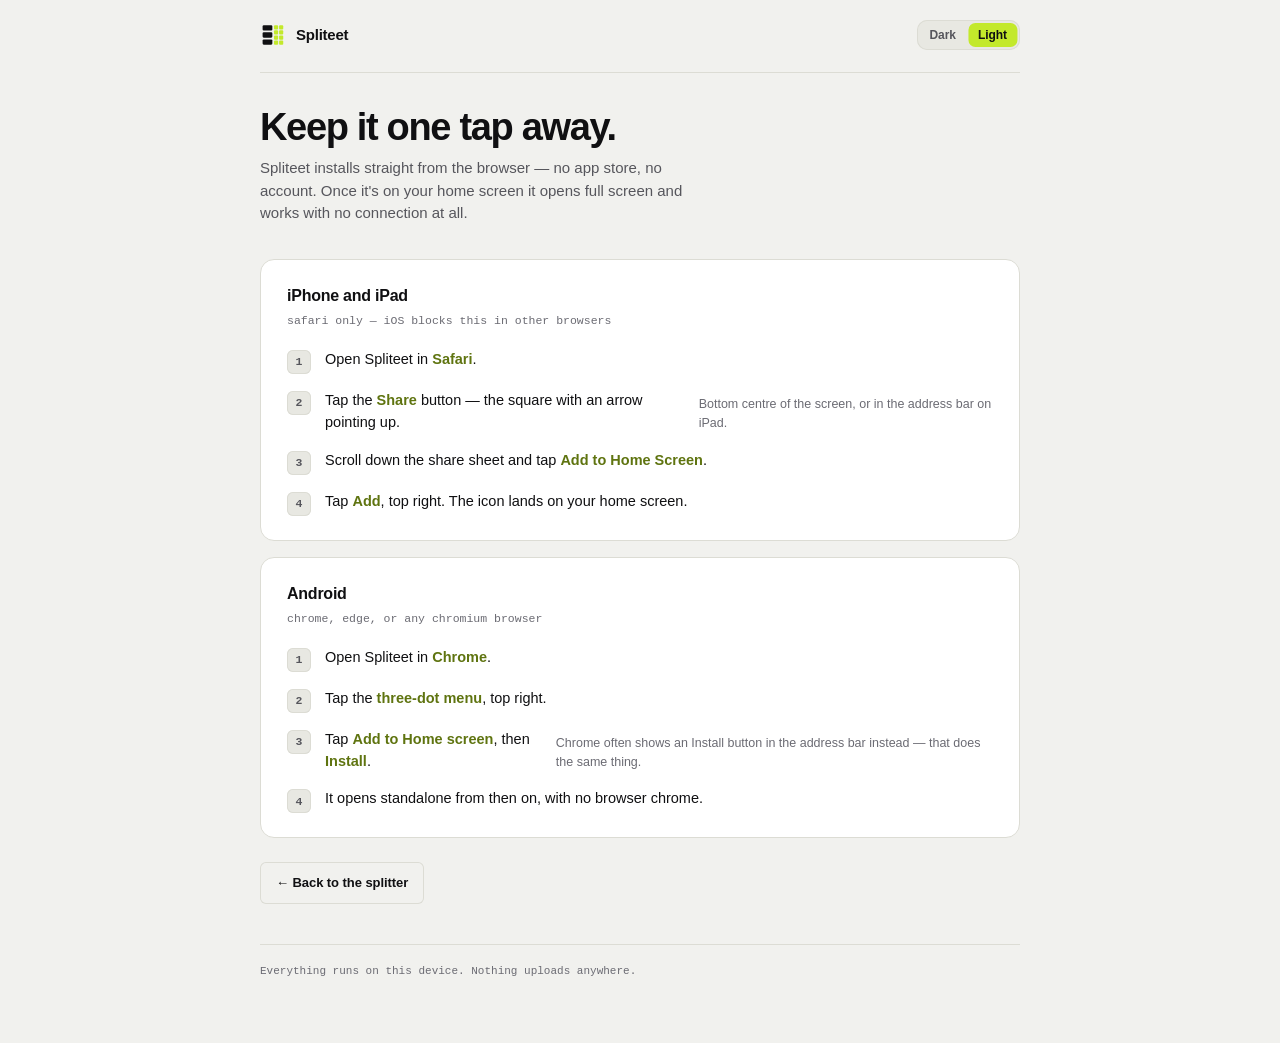
<file: install.html>
<!doctype html>
<html lang="en" data-theme="dark">
  <head>
    <meta charset="UTF-8" />
    <meta
      name="viewport"
      content="width=device-width, initial-scale=1, viewport-fit=cover"
    />
    <title>Install Spliteet</title>

    <link rel="icon" type="image/svg+xml" href="./favicon.svg" />
    <link rel="alternate icon" type="image/png" href="./icon-192.png" />
    <link rel="icon" type="image/x-icon" href="./favicon.ico" />

    <link rel="manifest" href="./manifest.json" />
    <meta name="theme-color" content="#0a0a0b" id="themeColorMeta" />
    <link rel="apple-touch-icon" href="./apple-touch-icon.png" />

    <link rel="stylesheet" href="./css/tokens.css" />
    <link rel="stylesheet" href="./css/base.css" />
    <link rel="stylesheet" href="./css/install.css" />

    <script src="./js/ui.js" defer></script>
  </head>

  <body>
    <!-- The mark, defined once and referenced wherever it is needed. -->
    <svg class="sprite" xmlns="http://www.w3.org/2000/svg">
      <symbol id="mark" viewBox="0 0 32 32">
        <g style="fill: var(--mark-band, currentColor)">
          <rect x="3.2" y="4" width="12" height="6.5" rx="1.4" />
          <rect x="3.2" y="12.75" width="12" height="6.5" rx="1.4" />
          <rect x="3.2" y="21.5" width="12" height="6.5" rx="1.4" />
        </g>
        <g style="fill: var(--mark-tile, #d8fb51)">
          <rect x="17.2" y="4" width="5.1" height="5.1" rx="1.15" />
          <rect x="23.5" y="4" width="5.1" height="5.1" rx="1.15" />
          <rect x="17.2" y="10.3" width="5.1" height="5.1" rx="1.15" />
          <rect x="23.5" y="10.3" width="5.1" height="5.1" rx="1.15" />
          <rect x="17.2" y="16.6" width="5.1" height="5.1" rx="1.15" />
          <rect x="23.5" y="16.6" width="5.1" height="5.1" rx="1.15" />
          <rect x="17.2" y="22.9" width="5.1" height="5.1" rx="1.15" />
          <rect x="23.5" y="22.9" width="5.1" height="5.1" rx="1.15" />
        </g>
      </symbol>
    </svg>

    <div class="app">
      <div class="topbar">
        <div class="brand">
          <svg class="mark" aria-hidden="true"><use href="#mark" /></svg>
          <p class="brand-name">Spliteet</p>
        </div>

        <div
          class="seg seg-sm"
          id="themeSeg"
          role="radiogroup"
          aria-label="Theme"
        >
          <span class="seg-thumb" aria-hidden="true"></span>
          <button
            type="button"
            role="radio"
            data-val="dark"
            aria-checked="true"
          >
            Dark
          </button>
          <button
            type="button"
            role="radio"
            data-val="light"
            aria-checked="false"
          >
            Light
          </button>
        </div>
      </div>

      <h1>Keep it one tap away.</h1>
      <p class="sub">
        Spliteet installs straight from the browser — no app store, no account.
        Once it's on your home screen it opens full screen and works with no
        connection at all.
      </p>

      <div class="card">
        <h2>iPhone and iPad</h2>
        <p class="plat">safari only — iOS blocks this in other browsers</p>
        <ol>
          <li>
            <p>Open Spliteet in <strong>Safari</strong>.</p>
          </li>
          <li>
            <p>
              Tap the <strong>Share</strong> button — the square with an arrow
              pointing up.
            </p>
            <p>Bottom centre of the screen, or in the address bar on iPad.</p>
          </li>
          <li>
            <p>
              Scroll down the share sheet and tap
              <strong>Add to Home Screen</strong>.
            </p>
          </li>
          <li>
            <p>
              Tap <strong>Add</strong>, top right. The icon lands on your home
              screen.
            </p>
          </li>
        </ol>
      </div>

      <div class="card">
        <h2>Android</h2>
        <p class="plat">chrome, edge, or any chromium browser</p>
        <ol>
          <li>
            <p>Open Spliteet in <strong>Chrome</strong>.</p>
          </li>
          <li>
            <p>Tap the <strong>three-dot menu</strong>, top right.</p>
          </li>
          <li>
            <p>
              Tap <strong>Add to Home screen</strong>, then
              <strong>Install</strong>.
            </p>
            <p>
              Chrome often shows an Install button in the address bar instead —
              that does the same thing.
            </p>
          </li>
          <li>
            <p>It opens standalone from then on, with no browser chrome.</p>
          </li>
        </ol>
      </div>

      <div class="actions">
        <a href="./index.html" class="btn secondary">← Back to the splitter</a>
      </div>

      <footer>Everything runs on this device. Nothing uploads anywhere.</footer>
    </div>
  </body>
</html>
</file>
<file: css/tokens.css>
/* Design tokens — palette, motion and radii.
   Loaded first by every page; nothing here selects a component. */

:root {
  --mono: ui-monospace, "SF Mono", "SFMono-Regular", Menlo, Monaco,
    "Cascadia Mono", "Roboto Mono", monospace;
  --sans: -apple-system, BlinkMacSystemFont, "Segoe UI", Roboto,
    "Helvetica Neue", Arial, sans-serif;

  /* Motion. Reduced-motion flattens the travel, keeps the fades. */
  --e-out: cubic-bezier(0.23, 1, 0.32, 1);
  --e-io: cubic-bezier(0.77, 0, 0.175, 1);
  --d-fast: 140ms;
  --d: 220ms;
  --d-slow: 260ms;
  --lift: 8px;
  --press: 0.97;

  /* Device safe areas. Zero on desktop; the notch, status bar and home
     indicator on a phone. Every page edge is measured from these. */
  --safe-t: env(safe-area-inset-top, 0px);
  --safe-b: env(safe-area-inset-bottom, 0px);
  --safe-l: env(safe-area-inset-left, 0px);
  --safe-r: env(safe-area-inset-right, 0px);
  --gutter: 20px;

  --r-sm: 6px;
  --r: 10px;
  --r-lg: 14px;
}

html[data-theme="dark"] {
  --bg: #0a0a0b;
  --panel: #131316;
  --panel-2: #1b1b20;
  --line: #27272d;
  --line-strong: #3a3a43;
  --text: #f2f2ef;
  --dim: #9a9aa2;
  --faint: #7e7e88;
  --accent: #d8fb51;
  --accent-dim: #a9c53a;
  --accent-ink: #0a0a0b;
  --danger: #ff7a5c;
  --shade: rgba(6, 6, 7, 0.68);
}

html[data-theme="light"] {
  --bg: #f1f1ee;
  --panel: #ffffff;
  --panel-2: #e8e8e2;
  --line: #dcdcd4;
  --line-strong: #c2c2b8;
  --text: #101012;
  --dim: #56565c;
  --faint: #6b6b73;
  --accent: #c3e92b;
  --accent-dim: #5f7410;
  --accent-ink: #101012;
  --danger: #c0442a;
  --shade: rgba(20, 20, 18, 0.55);
}

@media (prefers-reduced-motion: reduce) {
  :root {
    --d-fast: 1ms;
    --d: 150ms;
    --d-slow: 150ms;
    --lift: 0px;
    --press: 1;
  }
}
</file>
<file: css/base.css>
/* Shared components — the parts both pages are built from.
   Page shell, top bar, mark, segmented control, buttons, footer. */

* {
  box-sizing: border-box;
}

html,
body {
  margin: 0;
  padding: 0;
}

body {
  min-height: 100vh;
  min-height: 100dvh;
  background: var(--bg);
  color: var(--text);
  font-family: var(--sans);
  font-size: 14px;
  line-height: 1.5;
  -webkit-font-smoothing: antialiased;
  padding: 0 calc(var(--gutter) + var(--safe-r))
    calc(64px + var(--safe-b)) calc(var(--gutter) + var(--safe-l));
  transition:
    background var(--d) ease,
    color var(--d) ease;
}

/* Installed on iOS the page runs under the status bar, so the top strip is
   painted opaque across the full width and everything below clears it. */
body::before {
  content: "";
  position: fixed;
  top: 0;
  left: 0;
  right: 0;
  height: var(--safe-t);
  background: var(--bg);
  z-index: 30;
  pointer-events: none;
}

.app {
  max-width: 1180px;
  margin: 0 auto;
}

:focus-visible {
  outline: 2px solid var(--accent);
  outline-offset: 2px;
  border-radius: 3px;
}

.topbar {
  display: flex;
  align-items: center;
  justify-content: space-between;
  gap: 16px;
  padding: calc(20px + var(--safe-t)) 0 22px;
  border-bottom: 1px solid var(--line);
  margin-bottom: 22px;
}

.brand {
  display: flex;
  align-items: center;
  gap: 10px;
  min-width: 0;
}

.mark {
  width: 26px;
  height: 26px;
  flex: none;
  display: block;
  --mark-band: currentColor;
  --mark-tile: var(--accent);
}

.brand-name {
  font-size: 15px;
  font-weight: 640;
  letter-spacing: -0.015em;
  margin: 0;
  white-space: nowrap;
}

.seg {
  position: relative;
  display: inline-flex;
  padding: 3px;
  gap: 2px;
  background: var(--panel-2);
  border-radius: var(--r);
  box-shadow: inset 0 0 0 1px var(--line);
  flex: none;
}

.seg-thumb {
  position: absolute;
  left: 0;
  top: 0;
  width: 0;
  height: 0;
  background: var(--accent);
  border-radius: 7px;
  pointer-events: none;
  transition:
    transform var(--d) var(--e-out),
    width var(--d) var(--e-out),
    height var(--d) var(--e-out);
}

.seg button {
  position: relative;
  z-index: 1;
  appearance: none;
  border: 0;
  background: transparent;
  color: var(--dim);
  font-family: var(--sans);
  font-size: 12.5px;
  font-weight: 560;
  letter-spacing: -0.005em;
  padding: 6px 13px;
  border-radius: 7px;
  cursor: pointer;
  white-space: nowrap;
  transition: color var(--d-fast) ease;
}

.seg button[aria-checked="true"],
.seg button[aria-pressed="true"] {
  color: var(--accent-ink);
}

@media (hover: hover) and (pointer: fine) {
  .seg button:not([aria-checked="true"]):not([aria-pressed="true"]):hover {
    color: var(--text);
  }
}

.seg button:active {
  transform: scale(var(--press));
  transition: transform var(--d-fast) var(--e-out);
}

.seg.seg-sm button {
  padding: 5px 10px;
  font-size: 12px;
}

/* Buttons */
.btn {
  position: relative;
  appearance: none;
  display: inline-block;
  text-decoration: none;
  border: 0;
  border-radius: var(--r-sm);
  background: var(--accent);
  color: var(--accent-ink);
  font-family: var(--sans);
  font-size: 13px;
  font-weight: 620;
  letter-spacing: -0.005em;
  padding: 11px 16px;
  cursor: pointer;
  transition:
    transform var(--d-fast) var(--e-out),
    background var(--d-fast) ease,
    opacity var(--d-fast) ease;
}

.btn:active:not(:disabled) {
  transform: scale(var(--press));
}

.btn.secondary {
  background: transparent;
  color: var(--text);
  box-shadow: inset 0 0 0 1px var(--line);
  font-weight: 560;
}

.btn.ghost {
  background: transparent;
  color: var(--dim);
  font-weight: 520;
  font-size: 12px;
  padding: 6px 8px;
}

@media (hover: hover) and (pointer: fine) {
  .btn:not(:disabled):hover {
    background: color-mix(in srgb, var(--accent) 86%, var(--text));
  }
  .btn.secondary:not(:disabled):hover {
    background: var(--panel-2);
  }
  .btn.ghost:not(:disabled):hover {
    background: var(--panel-2);
    color: var(--text);
  }
}

.btn:disabled {
  opacity: 0.38;
  cursor: not-allowed;
}

/* Label swap, blur-masked so the two states read as one object. */
.btn .lbl {
  display: block;
  transition:
    opacity var(--d) ease,
    filter var(--d) ease;
}

.btn .lbl-done {
  position: absolute;
  inset: 0;
  display: flex;
  align-items: center;
  justify-content: center;
  opacity: 0;
  filter: blur(3px);
}

.btn.done .lbl-main {
  opacity: 0;
  filter: blur(3px);
}

.btn.done .lbl-done {
  opacity: 1;
  filter: blur(0);
}

footer {
  margin-top: 40px;
  padding-top: 18px;
  border-top: 1px solid var(--line);
  font-family: var(--mono);
  font-size: 11px;
  color: var(--faint);
}

footer a {
  color: var(--dim);
  text-decoration: underline;
  text-underline-offset: 3px;
  text-decoration-color: var(--line-strong);
  transition: color var(--d-fast) ease;
}

@media (hover: hover) and (pointer: fine) {
  footer a:hover {
    color: var(--accent-dim);
  }
}

.sr-only {
  position: absolute;
  width: 1px;
  height: 1px;
  padding: 0;
  margin: -1px;
  overflow: hidden;
  clip: rect(0 0 0 0);
  white-space: nowrap;
  border: 0;
}

[hidden] {
  display: none !important;
}

/* Holds the <symbol> the mark is stamped from; never renders itself. */
.sprite {
  display: none;
}

.seg-full {
  width: 100%;
}
.seg-full button {
  flex: 1;
}
</file>
<file: css/install.css>
/* The install guide page. Everything else it needs is in base.css. */

/* A guide reads better narrow than the splitter does. */
.app {
  max-width: 760px;
}

.topbar {
  margin-bottom: 34px;
}

h1 {
  font-size: clamp(28px, 5vw, 38px);
  font-weight: 660;
  letter-spacing: -0.035em;
  line-height: 1.06;
  margin: 0 0 10px;
  max-width: 18ch;
}

.sub {
  font-size: 15px;
  color: var(--dim);
  max-width: 54ch;
  margin: 0 0 34px;
}

.card {
  background: var(--panel);
  border: 1px solid var(--line);
  border-radius: var(--r-lg);
  padding: 24px 26px;
  margin-bottom: 16px;
}

.card h2 {
  font-size: 16px;
  font-weight: 620;
  letter-spacing: -0.015em;
  margin: 0 0 4px;
}

.card .plat {
  font-family: var(--mono);
  font-size: 11.5px;
  color: var(--faint);
  margin: 0 0 20px;
}

ol {
  list-style: none;
  counter-reset: step;
  margin: 0;
  padding: 0;
  display: flex;
  flex-direction: column;
  gap: 16px;
}

li {
  counter-increment: step;
  display: flex;
  gap: 14px;
  align-items: flex-start;
}

li::before {
  content: counter(step);
  flex: none;
  width: 24px;
  height: 24px;
  border-radius: var(--r-sm);
  background: var(--panel-2);
  box-shadow: inset 0 0 0 1px var(--line);
  color: var(--dim);
  font-family: var(--mono);
  font-size: 11.5px;
  font-weight: 600;
  display: flex;
  align-items: center;
  justify-content: center;
  margin-top: 1px;
}

li p {
  margin: 0;
  font-size: 14.5px;
  line-height: 1.5;
}

li p + p {
  margin-top: 5px;
  font-size: 12.5px;
  color: var(--faint);
}

li strong {
  font-weight: 620;
  color: var(--accent-dim);
}

.actions {
  margin-top: 24px;
}
</file>
